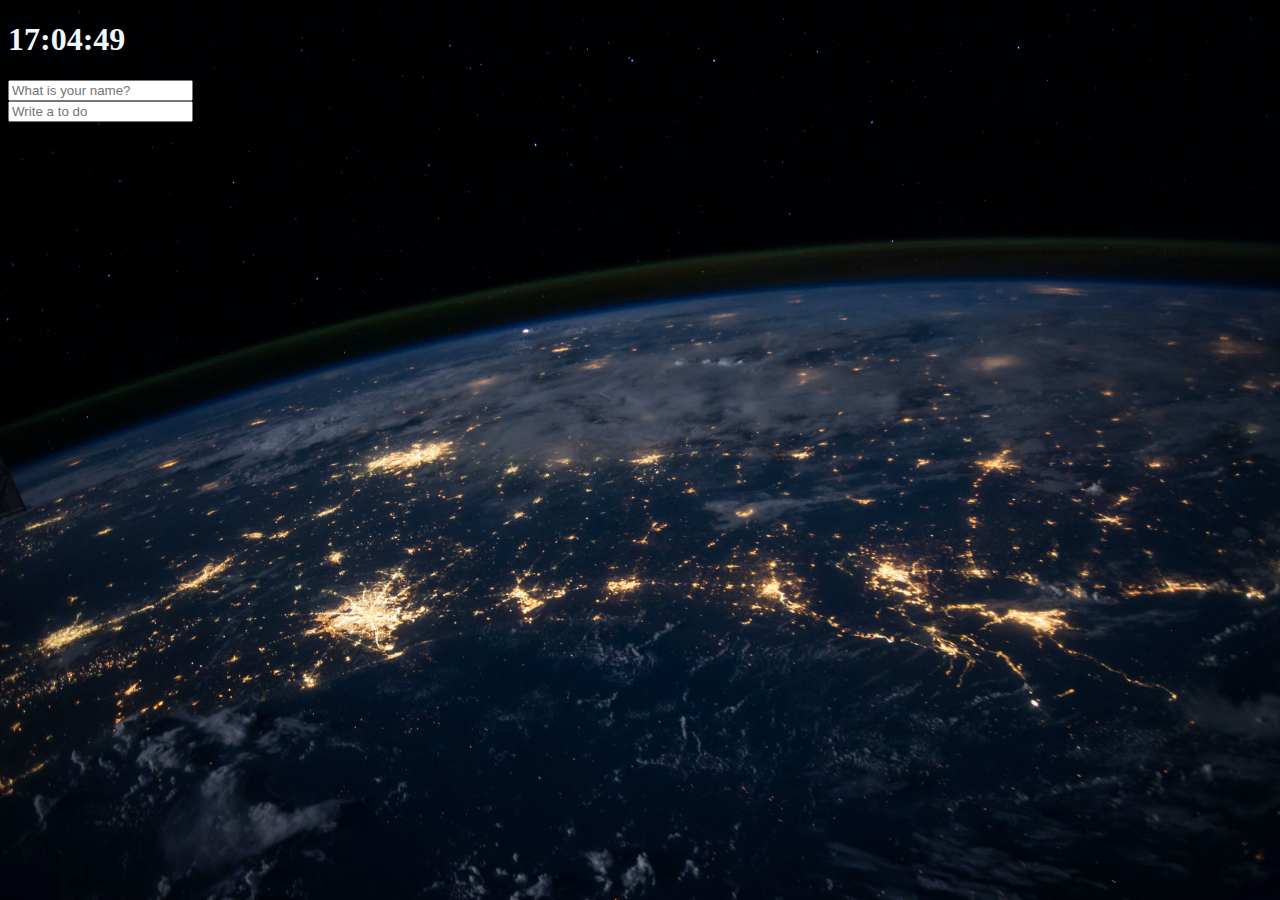
<file: index.html>
<!DOCTYPE html>
<html>
<head>
  <title>Something</title>
  <meta charset = "utf-8"/>
  <link rel="stylesheet" href="index.css"/>
</head>

<body>
  <div class="js-clock">
      <h1>00:00</h1>
  </div>

  <form class="js-form form">
    <input type="text" placeholder="What is your name?"/>
  </form>
  
  <h4 class="js-greetings greetings"></h4>

  <form class="js-toDoForm">
    <input type="text" placeholder="Write a to do"/>
  </form>

  <ul class="js-toDoList"></ul>

  <spanc class="js-weather"></spanc>
  <script src="clock.js"></script>
  <script src="greetings.js"></script>
  <script src="todo.js"></script>
  <script src="bg.js"></script>
  <script src="weather.js"></script>



</body>
</html>
</file>
<file: index.css>
.body {
  background-color: #778beb;
}

.form,
.greetings {
  display: none;
}

.showing {
  display: block;
}

.js-clock {
  color: aliceblue;
}

.js-greetings {
  color: aliceblue;
}

.js-weather {
  color: aliceblue;
}

.js-toDoList {
  color: aliceblue;
}

@keyframes fadeIn {
  from {
    opacity: 0;
  }
  to {
    opacity: 1;
  }
}

.bgImage {
  position: absolute;
  top: 0;
  left: 0;
  width: 100%;
  height: 100%;
  z-index: -1;
  animation: fadeIn 0.5s linear;
}
</file>
